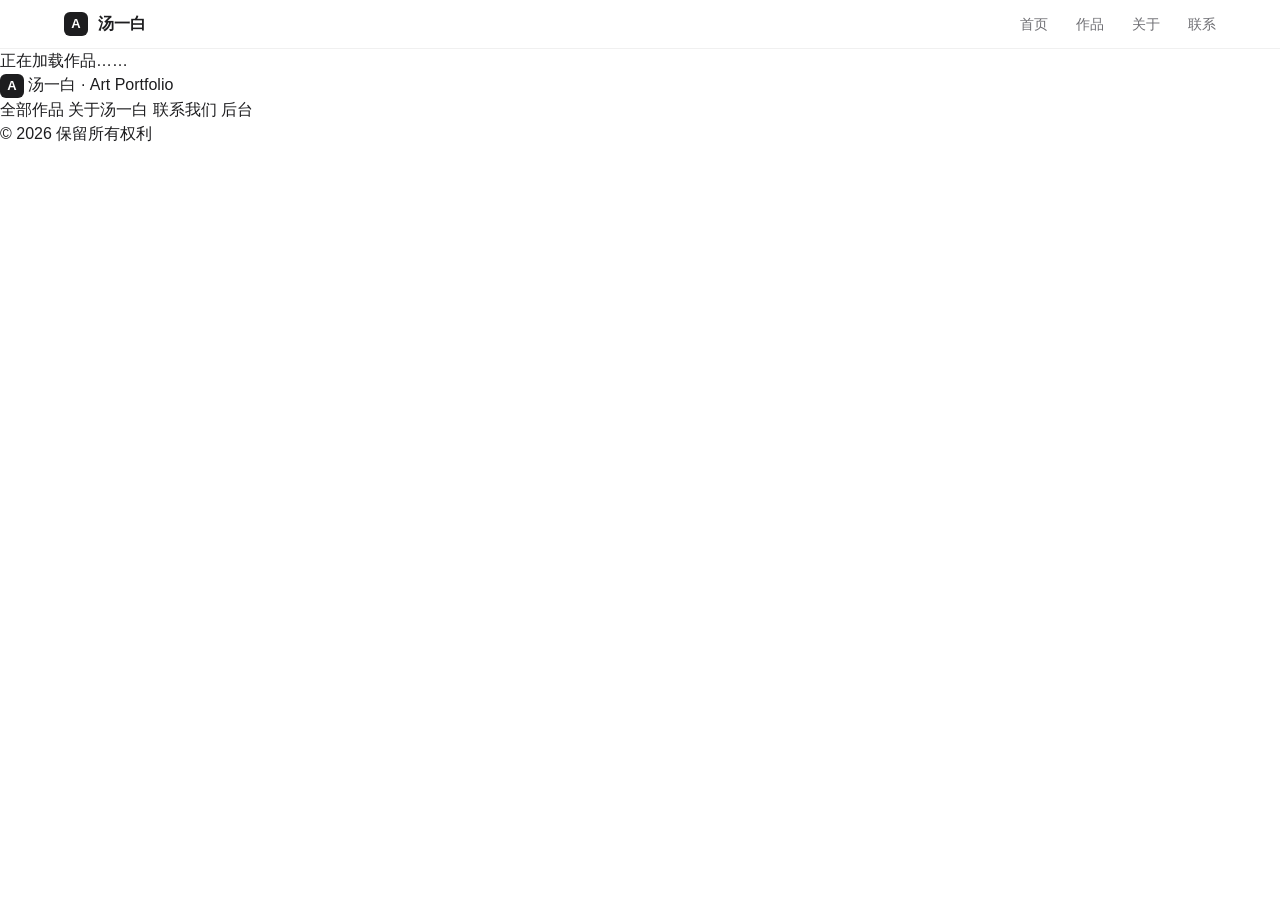
<file: index.html>
<!DOCTYPE html>
<html lang="zh-CN">
<head>
  <meta charset="UTF-8">
  <meta name="viewport" content="width=device-width, initial-scale=1.0">
  <title>汤一白 · 作品集</title>
  <meta name="description" content="汤一白 · 个人作品集 · 绘画与视觉艺术">

  <!-- Open Graph（社交分享卡片） -->
  <meta property="og:type" content="website">
  <meta property="og:title" content="汤一白 · 作品集">
  <meta property="og:description" content="绘画与视觉艺术作品展示">

  <!-- Apple 风格字体：San Francisco 优先，回退系统字体 -->
  <link rel="preconnect" href="https://fonts.googleapis.com">
  <link rel="preconnect" href="https://fonts.gstatic.com" crossorigin>
  <link rel="stylesheet" href="/assets/styles/main.css">

  <!-- Favicon（占位，请替换） -->
  <link rel="icon" href="data:image/svg+xml,%3Csvg xmlns='http://www.w3.org/2000/svg' viewBox='0 0 100 100'%3E%3Ccircle cx='50' cy='50' r='45' fill='%230066CC'/%3E%3Ctext x='50' y='65' text-anchor='middle' font-size='50' fill='white' font-family='sans-serif'%3EA%3C/text%3E%3C/svg%3E">
</head>
<body>
  <!-- ========== 顶部导航 ========== -->
  <nav class="nav" id="nav">
    <div class="nav-inner">
      <a href="#/" class="nav-logo" data-link>
        <span class="logo-mark">A</span>
        <span class="logo-text">汤一白</span>
      </a>
      <ul class="nav-links">
        <li><a href="#/" data-link>首页</a></li>
        <li><a href="#/works" data-link>作品</a></li>
        <li><a href="#/about" data-link>关于</a></li>
        <li><a href="#/contact" data-link>联系</a></li>
      </ul>
    </div>
  </nav>

  <!-- ========== 主视图（由 JS 根据 hash 切换）========== -->
  <main id="app">
    <div class="loading-screen">
      <div class="spinner"></div>
      <p class="loading-text">正在加载作品……</p>
    </div>
  </main>

  <!-- ========== 底部 ========== -->
  <footer class="footer">
    <div class="footer-inner">
      <div class="footer-brand">
        <span class="logo-mark">A</span>
        <span>汤一白 · Art Portfolio</span>
      </div>
      <div class="footer-links">
        <a href="#/works" data-link>全部作品</a>
        <a href="#/about" data-link>关于汤一白</a>
        <a href="#/contact" data-link>联系我们</a>
        <a href="/admin" target="_blank">后台</a>
      </div>
      <p class="footer-copy">© <span id="year"></span> 保留所有权利</p>
    </div>
  </footer>

  <!-- ========== 灯箱（图片放大浏览）========== -->
  <div class="lightbox" id="lightbox" hidden>
    <button class="lightbox-close" aria-label="关闭">×</button>
    <button class="lightbox-nav lightbox-prev" aria-label="上一张">‹</button>
    <img class="lightbox-img" alt="">
    <button class="lightbox-nav lightbox-next" aria-label="下一张">›</button>
    <div class="lightbox-caption"></div>
  </div>

  <!-- ========== 通用 JS ========== -->
  <script src="/assets/js/utils.js"></script>
  <script src="/assets/js/router.js"></script>
  <script src="/assets/js/api.js"></script>
  <script src="/assets/js/views.js"></script>
  <script src="/assets/js/main.js"></script>
</body>
</html>
</file>
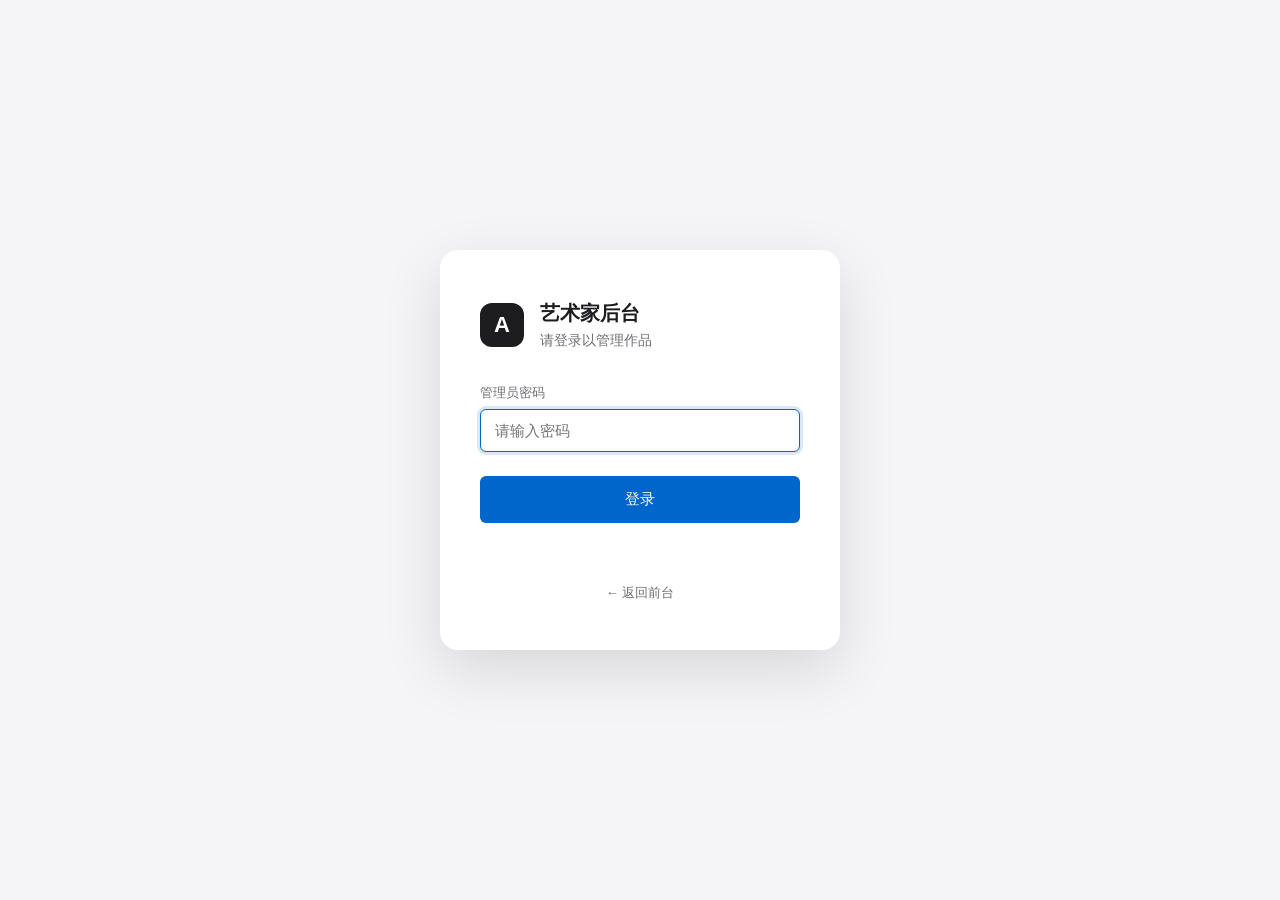
<file: admin/login.html>
<!DOCTYPE html>
<html lang="zh-CN">
<head>
  <meta charset="UTF-8">
  <meta name="viewport" content="width=device-width, initial-scale=1.0">
  <title>登录 · 艺术家后台</title>
  <link rel="stylesheet" href="/assets/styles/admin.css">
</head>
<body>
  <div class="login-wrap">
    <div class="login-card">
      <div class="login-brand">
        <div class="brand-mark">A</div>
        <div>
          <h1>艺术家后台</h1>
          <p>请登录以管理作品</p>
        </div>
      </div>

      <form id="login-form" class="login-form">
        <div class="field">
          <label for="password">管理员密码</label>
          <input type="password" id="password" name="password" required autofocus
                 placeholder="请输入密码">
        </div>
        <button type="submit" class="btn-login" id="login-btn">登录</button>
        <p class="login-error" id="login-error"></p>
      </form>

      <a href="/" class="login-back">← 返回前台</a>
    </div>
  </div>

  <script>
    document.getElementById('login-form').addEventListener('submit', async function (e) {
      e.preventDefault();
      const btn = document.getElementById('login-btn');
      const errEl = document.getElementById('login-error');
      const password = document.getElementById('password').value;

      btn.disabled = true;
      btn.textContent = '登录中...';
      errEl.textContent = '';

      try {
        const res = await fetch('/api/admin/login', {
          method: 'POST',
          headers: { 'Content-Type': 'application/json' },
          body: JSON.stringify({ password: password })
        });
        const data = await res.json();

        if (data.ok) {
          // 跳转到管理主页
          const rawNext = new URLSearchParams(location.search).get('next') || '/admin/';
          let next = '/admin/';
          try {
            if (rawNext.startsWith('/') && !rawNext.startsWith('//') && !rawNext.includes('\\')) {
              const target = new URL(rawNext, location.origin);
              if (target.origin === location.origin) {
                next = target.pathname + target.search + target.hash;
              }
            }
          } catch (e) {}
          window.location.href = next;
        } else {
          errEl.textContent = data.message || '密码错误';
          btn.disabled = false;
          btn.textContent = '登录';
        }
      } catch (err) {
        errEl.textContent = '网络错误，请稍后重试';
        btn.disabled = false;
        btn.textContent = '登录';
      }
    });
  </script>
</body>
</html>
</file>
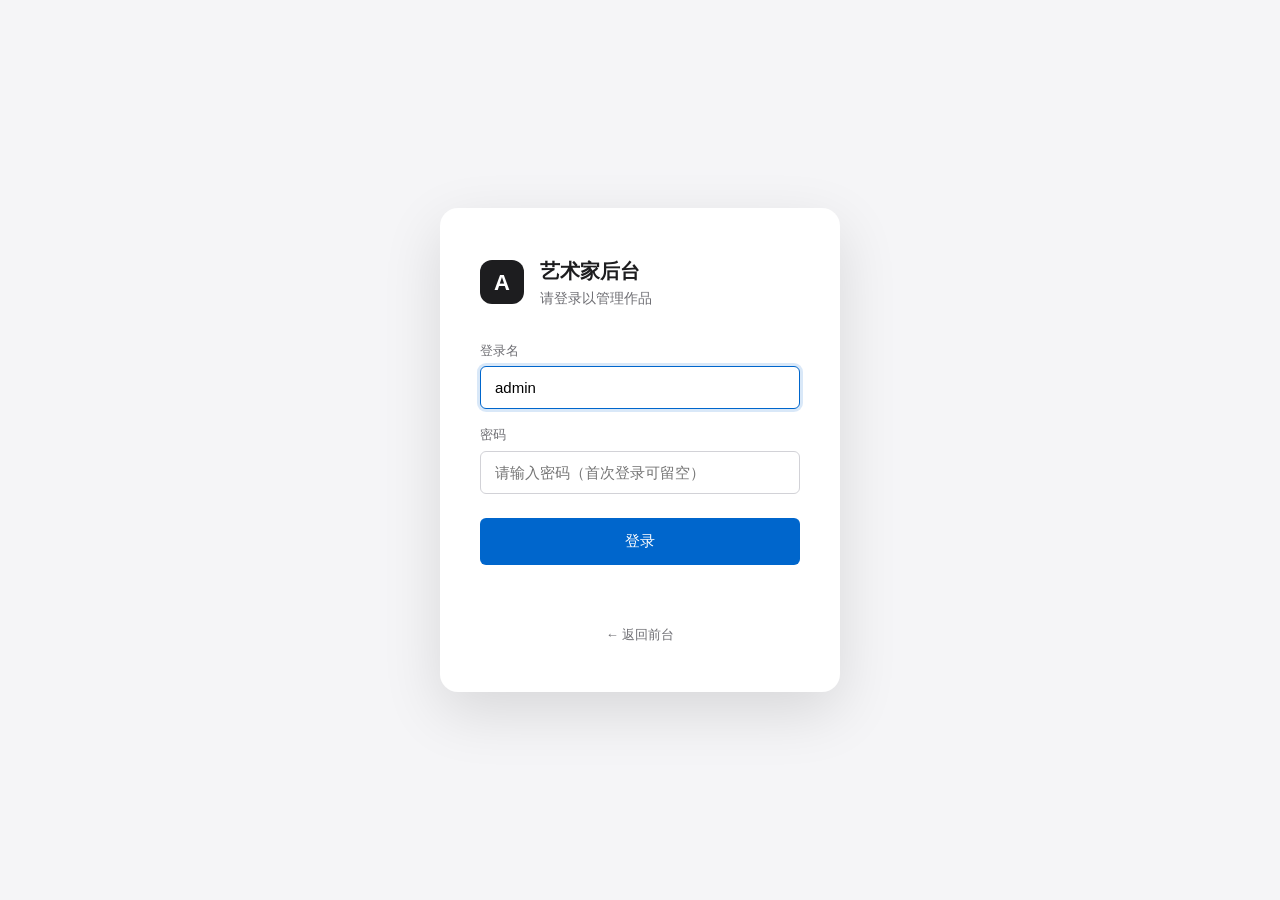
<file: public/admin/login.html>
<!DOCTYPE html>
<html lang="zh-CN">
<head>
  <meta charset="UTF-8">
  <meta name="viewport" content="width=device-width, initial-scale=1.0">
  <title>登录 · 艺术家后台</title>
  <link rel="stylesheet" href="/assets/styles/admin.css">
</head>
<body>
  <div class="login-wrap">
    <div class="login-card">
      <div class="login-brand">
        <div class="brand-mark">A</div>
        <div>
          <h1>艺术家后台</h1>
          <p>请登录以管理作品</p>
        </div>
      </div>

      <form id="login-form" class="login-form">
        <div class="field">
          <label for="username">登录名</label>
          <input type="text" id="username" name="username" required autofocus
                 autocomplete="username" value="admin" placeholder="请输入登录名">
        </div>
        <div class="field">
          <label for="password">密码</label>
          <input type="password" id="password" name="password"
                 autocomplete="current-password" placeholder="请输入密码（首次登录可留空）">
        </div>
        <button type="submit" class="btn-login" id="login-btn">登录</button>
        <p class="login-error" id="login-error"></p>
      </form>

      <a href="/" class="login-back">← 返回前台</a>
    </div>
  </div>

  <script>
    document.getElementById('login-form').addEventListener('submit', async function (e) {
      e.preventDefault();
      const btn = document.getElementById('login-btn');
      const errEl = document.getElementById('login-error');
      const username = document.getElementById('username').value.trim();
      const password = document.getElementById('password').value;

      btn.disabled = true;
      btn.textContent = '登录中...';
      errEl.textContent = '';

      try {
        const res = await fetch('/api/admin/login', {
          method: 'POST',
          headers: { 'Content-Type': 'application/json' },
          body: JSON.stringify({ username: username, password: password })
        });
        const data = await res.json();

        if (data.ok) {
          // 首次登录需强制改密
          if (data.data && data.data.must_change_password) {
            window.location.href = '/admin/?force_password_change=1';
            return;
          }
          // 跳转到管理主页
          const rawNext = new URLSearchParams(location.search).get('next') || '/admin/';
          let next = '/admin/';
          try {
            if (rawNext.startsWith('/') && !rawNext.startsWith('//') && !rawNext.includes('\\')) {
              const target = new URL(rawNext, location.origin);
              if (target.origin === location.origin) {
                next = target.pathname + target.search + target.hash;
              }
            }
          } catch (e) {}
          window.location.href = next;
        } else {
          errEl.textContent = data.message || '登录名或密码错误';
          btn.disabled = false;
          btn.textContent = '登录';
        }
      } catch (err) {
        errEl.textContent = '网络错误，请稍后重试';
        btn.disabled = false;
        btn.textContent = '登录';
      }
    });
  </script>
</body>
</html>
</file>
<file: assets/styles/main.css>
/* ============================================================
   Art Website - Apple 风格主样式表
   设计参考：apple.com, aaronblake.com, jamestark.com
   ============================================================ */

/* ---- 1. 基础重置 ---- */
*, *::before, *::after {
  box-sizing: border-box;
  margin: 0;
  padding: 0;
}

html {
  -webkit-font-smoothing: antialiased;
  -moz-osx-font-smoothing: grayscale;
  scroll-behavior: smooth;
}

:root {
  --color-bg: #ffffff;
  --color-bg-alt: #f5f5f7;
  --color-text: #1d1d1f;
  --color-text-secondary: #6e6e73;
  --color-text-tertiary: #86868b;
  --color-border: #d2d2d7;
  --color-accent: #0066cc;
  --color-accent-hover: #0055b3;

  --font-sans: -apple-system, BlinkMacSystemFont, "SF Pro Display", "SF Pro Text",
               "Helvetica Neue", Helvetica, Arial, "PingFang SC", "Hiragino Sans GB",
               "Microsoft YaHei", sans-serif;
  --font-serif: "Songti SC", "Noto Serif SC", Georgia, serif;

  --space-xs: 8px;
  --space-sm: 16px;
  --space-md: 24px;
  --space-lg: 40px;
  --space-xl: 64px;
  --space-2xl: 96px;

  --container-max: 1200px;
  --nav-height: 48px;

  --radius-sm: 6px;
  --radius-md: 12px;
  --radius-lg: 18px;

  --shadow-sm: 0 2px 8px rgba(0,0,0,.06);
  --shadow-md: 0 4px 16px rgba(0,0,0,.08);
  --shadow-lg: 0 12px 40px rgba(0,0,0,.12);

  --ease: cubic-bezier(0.4, 0, 0.2, 1);
  --ease-out: cubic-bezier(0.16, 1, 0.3, 1);
}

body {
  font-family: var(--font-sans);
  color: var(--color-text);
  background: var(--color-bg);
  line-height: 1.5;
  min-height: 100vh;
  overflow-x: hidden;
}

img { max-width: 100%; height: auto; display: block; }
a { color: inherit; text-decoration: none; }
button { font-family: inherit; cursor: pointer; border: none; background: none; color: inherit; }
ul { list-style: none; }

/* ---- 2. 顶部导航 ---- */
.nav {
  position: sticky;
  top: 0;
  z-index: 100;
  background: rgba(255, 255, 255, 0.72);
  backdrop-filter: saturate(180%) blur(20px);
  -webkit-backdrop-filter: saturate(180%) blur(20px);
  border-bottom: 1px solid rgba(0,0,0,0.06);
}

.nav-inner {
  max-width: var(--container-max);
  margin: 0 auto;
  padding: 0 var(--space-md);
  height: var(--nav-height);
  display: flex;
  align-items: center;
  justify-content: space-between;
}

.nav-logo { display: flex; align-items: center; gap: 10px; font-weight: 600; font-size: 16px; }

.logo-mark {
  display: inline-flex;
  align-items: center;
  justify-content: center;
  width: 24px;
  height: 24px;
  background: var(--color-text);
  color: white;
  border-radius: 6px;
  font-size: 13px;
  font-weight: 700;
}

.nav-links { display: flex; gap: 28px; }

.nav-links a {
  font-size: 14px;
  color: var(--color-text-secondary);
  transition: color .2s var(--ease);
}

.nav-links a:hover,
.nav-links a.active { color: var(--color-text); }

/* ---- 3. 通用布局 ---- */
.container {
  max-width: var(--container-max);
  margin: 0 auto;
  padding: 0 var(--space-md);
}

.section { padding: var(--space-2xl) 0; }

.section-header { text-align: center; margin-bottom: var(--space-xl); }

.section-title {
  font-size: clamp(28px, 5vw, 48px);
  font-weight: 600;
  letter-spacing: -0.02em;
  line-height: 1.1;
  margin-bottom: 12px;
}

.section-subtitle {
  font-size: clamp(16px, 2vw, 20px);
  color: var(--color-text-secondary);
  max-width: 640px;
  margin: 0 auto;
}

/* ---- 4. Hero 首屏 ---- */
.hero {
  padding: calc(var(--nav-height) + var(--space-xl)) 0 var(--space-xl);
  text-align: center;
}

.hero-eyebrow {
  display: inline-block;
  font-size: 14px;
  color: var(--color-accent);
  font-weight: 600;
  letter-spacing: 0.02em;
  margin-bottom: 16px;
}

.hero-title {
  font-size: clamp(40px, 8vw, 80px);
  font-weight: 700;
  letter-spacing: -0.03em;
  line-height: 1.05;
  margin-bottom: 20px;
}

.hero-subtitle {
  font-size: clamp(18px, 2.5vw, 26px);
  color: var(--color-text-secondary);
  max-width: 720px;
  margin: 0 auto var(--space-lg);
  line-height: 1.4;
}

.hero-cta {

/* ---- 5. 精选作品 / 画廊网格 ---- */
.gallery {
  display: grid;
  grid-template-columns: repeat(auto-fill, minmax(280px, 1fr));
  gap: var(--space-md);
}

.artwork-card {
  position: relative;
  overflow: hidden;
  border-radius: var(--radius-md);
  background: var(--color-bg-alt);
  aspect-ratio: 3/4;
  cursor: pointer;
  transition: transform .4s var(--ease-out), box-shadow .4s var(--ease-out);
}

.artwork-card:hover {
  transform: translateY(-4px);
  box-shadow: var(--shadow-lg);
}

.artwork-card-img {
  width: 100%;
  height: 100%;
  object-fit: cover;
  transition: transform .8s var(--ease-out);
}

.artwork-card:hover .artwork-card-img { transform: scale(1.05); }

.artwork-card-info {
  position: absolute;
  bottom: 0;
  left: 0;
  right: 0;
  padding: 16px 20px;
  background: linear-gradient(transparent, rgba(0,0,0,.7));
  color: white;
  opacity: 0;
  transform: translateY(8px);
  transition: opacity .3s var(--ease), transform .3s var(--ease);
}

.artwork-card:hover .artwork-card-info {
  opacity: 1;
  transform: translateY(0);
}

.artwork-card-title { font-size: 16px; font-weight: 600; margin-bottom: 4px; }
.artwork-card-meta { font-size: 13px; opacity: .85; }

/* ---- 6. 分类筛选 ---- */
.filter-bar {
  display: flex;
  gap: 8px;
  flex-wrap: wrap;
  justify-content: center;
  margin-bottom: var(--space-lg);
}

.filter-btn {
  padding: 8px 18px;
  border-radius: 980px;
  font-size: 14px;
  color: var(--color-text-secondary);
  background: transparent;
  transition: all .2s var(--ease);
}

.filter-btn:hover { background: var(--color-bg-alt); color: var(--color-text); }

.filter-btn.active { background: var(--color-text); color: white; }

/* ---- 7. 作品详情页 ---- */
.artwork-detail { padding: var(--space-lg) 0 var(--space-2xl); }

.artwork-detail-grid {
  display: grid;
  grid-template-columns: 1.6fr 1fr;
  gap: var(--space-xl);
  align-items: start;
}

.artwork-detail-main-image {
  width: 100%;
  border-radius: var(--radius-md);
  overflow: hidden;
  background: var(--color-bg-alt);
}

.artwork-detail-main-image img { width: 100%; height: auto; cursor: zoom-in; }

.artwork-detail-side { padding-top: var(--space-md); }

.artwork-detail-back {
  display: inline-flex;
  align-items: center;
  gap: 4px;
  font-size: 14px;
  color: var(--color-accent);
  margin-bottom: var(--space-md);
}

.artwork-detail-title {
  font-size: clamp(28px, 4vw, 44px);
  font-weight: 600;
  letter-spacing: -0.02em;
  line-height: 1.15;
  margin-bottom: var(--space-md);
}

.artwork-detail-meta {
  display: grid;
  grid-template-columns: auto 1fr;
  gap: 8px 20px;
  padding: var(--space-md) 0;
  border-top: 1px solid var(--color-border);
  border-bottom: 1px solid var(--color-border);
  margin-bottom: var(--space-md);
  font-size: 14px;
}

.meta-label { color: var(--color-text-secondary); }
.meta-value { color: var(--color-text); }

.artwork-detail-description {
  font-size: 17px;
  line-height: 1.7;
  color: var(--color-text-secondary);
  margin-bottom: var(--space-lg);

/* ---- 8. 关于页面 ---- */
.about-intro {
  max-width: 720px;
  margin: 0 auto;
  padding: var(--space-2xl) 0;
  text-align: center;
}

.about-intro-portrait {
  width: 128px;
  height: 128px;
  border-radius: 50%;
  object-fit: cover;
  margin: 0 auto var(--space-md);
  background: var(--color-bg-alt);
}

.about-intro-name {
  font-size: 32px;
  font-weight: 600;
  margin-bottom: 8px;
}

.about-intro-bio-short {
  font-size: 18px;
  color: var(--color-text-secondary);
  margin-bottom: var(--space-lg);
}

.about-bio {
  max-width: 720px;
  margin: 0 auto;
  font-size: 17px;
  line-height: 1.8;
  color: var(--color-text-secondary);
  padding: var(--space-xl) 0;
  border-top: 1px solid var(--color-border);
}

.socials {
  display: flex;
  gap: var(--space-md);
  justify-content: center;
  flex-wrap: wrap;
  padding: var(--space-lg) 0 var(--space-2xl);
}

.social-link {
  display: inline-flex;
  align-items: center;
  gap: 6px;
  padding: 10px 20px;
  background: var(--color-bg-alt);
  border-radius: 980px;
  font-size: 14px;
  color: var(--color-text);
  transition: all .2s var(--ease);
}

.social-link:hover {
  background: var(--color-text);
  color: white;
  transform: translateY(-2px);
}

/* ---- 9. 联系页面 ---- */
.contact-wrap {
  max-width: 640px;
  margin: 0 auto;
  padding: var(--space-2xl) 0;
  text-align: center;
}

.contact-info {
  display: grid;
  gap: var(--space-md);
  margin-top: var(--space-lg);
}

.contact-item {
  padding: var(--space-md);
  background: var(--color-bg-alt);
  border-radius: var(--radius-md);
  text-align: left;
}

.contact-item-label {
  font-size: 12px;
  color: var(--color-text-secondary);
  text-transform: uppercase;
  letter-spacing: 0.1em;
  margin-bottom: 4px;
}

.contact-item-value { font-size: 18px; color: var(--color-text); }

/* ---- 10. 加载与空状态 ---- */
.loading-screen {
  min-height: 60vh;
  display: flex;
  flex-direction: column;
  align-items: center;
  justify-content: center;
  gap: 16px;
}

.spinner {
  width: 32px;
  height: 32px;
  border: 3px solid var(--color-bg-alt);
  border-top-color: var(--color-text);
  border-radius: 50%;
  animation: spin 0.8s linear infinite;
}

@keyframes spin { to { transform: rotate(360deg); } }

.empty-state {
  padding: var(--space-2xl) 0;
  text-align: center;
  color: var(--color-text-secondary);
}

.empty-state-title {
  font-size: 24px;
  font-weight: 600;
  color: var(--color-text);
  margin-bottom: 8px;
}

/* ---- 11. 灯箱 ---- */
.lightbox {
  position: fixed;
  inset: 0;
  background: rgba(0, 0, 0, 0.95);
  z-index: 200;
  display: flex;
  align-items: center;
  justify-content: center;
  animation: fadeIn .2s var(--ease);
}

@keyframes fadeIn { from { opacity: 0; } to { opacity: 1; } }

.lightbox[hidden] { display: none; }

.lightbox-img {
  max-width: 90vw;
  max-height: 85vh;
  object-fit: contain;
  box-shadow: 0 20px 60px rgba(0,0,0,.5);
}

.lightbox-close {
  position: absolute;
  top: 20px;
  right: 20px;
  width: 44px;
  height: 44px;
  font-size: 32px;
  color: white;
  opacity: 0.7;
  transition: opacity .2s;
}


/* ---- 12. 底部 ---- */
.footer {
  border-top: 1px solid var(--color-border);
  background: var(--color-bg-alt);
  padding: var(--space-lg) 0;
  margin-top: var(--space-2xl);
}

.footer-inner {
  max-width: var(--container-max);
  margin: 0 auto;
  padding: 0 var(--space-md);
  display: grid;
  grid-template-columns: 1fr auto;
  gap: var(--space-md);
  align-items: center;
}

.footer-brand {
  display: flex;
  align-items: center;
  gap: 10px;
  font-size: 13px;
  color: var(--color-text-secondary);
}

.footer-links { display: flex; gap: 20px; }

.footer-links a {
  font-size: 13px;
  color: var(--color-text-secondary);
  transition: color .2s;
}

.footer-links a:hover { color: var(--color-text); }

.footer-copy {
  grid-column: 1 / -1;
  text-align: center;
  font-size: 12px;
  color: var(--color-text-tertiary);
  padding-top: var(--space-md);
  border-top: 1px solid var(--color-border);
  margin-top: var(--space-md);
}

/* ---- 13. 滚动动画 ---- */
.reveal {
  opacity: 0;
  transform: translateY(24px);
  transition: opacity .8s var(--ease-out), transform .8s var(--ease-out);
}

.reveal.visible { opacity: 1; transform: translateY(0); }

/* ---- 14. 响应式 ---- */
@media (max-width: 768px) {
  :root { --space-xl: 40px; --space-2xl: 64px; }

  .nav-links { gap: 16px; }
  .nav-links a { font-size: 13px; }

  .artwork-detail-grid {
    grid-template-columns: 1fr;
    gap: var(--space-md);
  }

  .footer-inner {
    grid-template-columns: 1fr;
    gap: var(--space-sm);
    text-align: center;
  }

  .footer-brand { justify-content: center; }
  .footer-links { justify-content: center; flex-wrap: wrap; }

  .gallery {
    grid-template-columns: repeat(auto-fill, minmax(160px, 1fr));
    gap: var(--space-sm);
  }
}

@media (max-width: 480px) {
  .nav-inner { padding: 0 16px; }
  .nav-logo .logo-text { display: none; }
  .nav-links { gap: 12px; }
}

/* ---- 15. 减少动画（无障碍）---- */
@media (prefers-reduced-motion: reduce) {
  *, *::before, *::after {
    animation-duration: 0.01ms !important;
    transition-duration: 0.01ms !important;
    scroll-behavior: auto !important;
  }
}

.lightbox-close:hover { opacity: 1; }

.lightbox-nav {
  position: absolute;
  top: 50%;
  transform: translateY(-50%);
  width: 48px;
  height: 48px;
  color: white;
  font-size: 44px;
  opacity: 0.7;
  transition: opacity .2s;
}

.lightbox-nav:hover { opacity: 1; }
.lightbox-nav.lightbox-prev { left: 20px; }
.lightbox-nav.lightbox-next { right: 20px; }

.lightbox-caption {
  position: absolute;
  bottom: 24px;
  left: 0;
  right: 0;
  text-align: center;
  color: rgba(255,255,255,.8);
  font-size: 14px;
}

  white-space: pre-wrap;
}

.artwork-detail-thumbnails {
  display: grid;
  grid-template-columns: repeat(auto-fill, minmax(100px, 1fr));
  gap: 8px;
  margin-top: var(--space-md);
}

.artwork-detail-thumbnails img {
  width: 100%;
  aspect-ratio: 1;
  object-fit: cover;
  border-radius: var(--radius-sm);
  cursor: pointer;
  opacity: 0.7;
  transition: opacity .2s;
}

.artwork-detail-thumbnails img:hover,
.artwork-detail-thumbnails img.active {
  opacity: 1;
  outline: 2px solid var(--color-accent);
}

  display: inline-flex;
  gap: 12px;
  flex-wrap: wrap;
  justify-content: center;
}

.btn {
  display: inline-flex;
  align-items: center;
  gap: 8px;
  padding: 12px 24px;
  border-radius: 980px;
  font-size: 15px;
  font-weight: 500;
  transition: all .2s var(--ease);
}

.btn-primary { background: var(--color-accent); color: white; }

.btn-primary:hover {
  background: var(--color-accent-hover);
  transform: translateY(-1px);
  box-shadow: 0 4px 12px rgba(0, 102, 204, 0.3);
}

.btn-secondary {
  color: var(--color-accent);
  background: transparent;
  padding: 12px 24px;
  border-radius: 980px;
}

.btn-secondary:hover { background: rgba(0, 102, 204, 0.08); }
</file>
<file: assets/styles/admin.css>
[hidden] {
  display: none !important;
}

/* ============================================================
   Admin 后台样式
   保持简洁，Apple 风格的深色版
   ============================================================ */

*, *::before, *::after { box-sizing: border-box; margin: 0; padding: 0; }

:root {
  --color-bg: #ffffff;
  --color-bg-alt: #f5f5f7;
  --color-text: #1d1d1f;
  --color-text-secondary: #6e6e73;
  --color-border: #d2d2d7;
  --color-accent: #0066cc;
  --color-accent-hover: #0055b3;
  --color-danger: #ff3b30;
  --color-success: #34c759;
  --color-warning: #ff9500;

  --space-xs: 8px;
  --space-sm: 16px;
  --space-md: 24px;
  --space-lg: 40px;
  --space-xl: 64px;

  --radius-sm: 6px;
  --radius-md: 12px;
  --radius-lg: 18px;

  --ease: cubic-bezier(0.4, 0, 0.2, 1);
}

body {
  font-family: -apple-system, BlinkMacSystemFont, "SF Pro Display",
               "Helvetica Neue", Helvetica, Arial, "PingFang SC", "Microsoft YaHei", sans-serif;
  color: var(--color-text);
  background: var(--color-bg-alt);
  line-height: 1.5;
  -webkit-font-smoothing: antialiased;
}

a { color: inherit; text-decoration: none; }
button { font-family: inherit; cursor: pointer; }
ul { list-style: none; }

/* =================== 登录页 =================== */
.login-wrap {
  min-height: 100vh;
  display: flex;
  align-items: center;
  justify-content: center;
  padding: var(--space-md);
}

.login-card {
  background: white;
  border-radius: var(--radius-lg);
  padding: 48px 40px;
  width: 100%;
  max-width: 400px;
  box-shadow: 0 20px 60px rgba(0,0,0,.12);
}

.login-brand {
  display: flex;
  align-items: center;
  gap: 16px;
  margin-bottom: 32px;
}

.brand-mark {
  width: 44px;
  height: 44px;
  background: var(--color-text);
  color: white;
  border-radius: 12px;
  display: flex;
  align-items: center;
  justify-content: center;
  font-size: 22px;
  font-weight: 700;
}

.login-brand h1 {
  font-size: 20px;
  font-weight: 600;
  margin-bottom: 2px;
}

.login-brand p {
  font-size: 14px;
  color: var(--color-text-secondary);
}

.login-form {
  display: flex;
  flex-direction: column;
  gap: 16px;
}

.field {
  display: flex;
  flex-direction: column;
  gap: 6px;
}

.field label {
  font-size: 13px;
  color: var(--color-text-secondary);
  font-weight: 500;
}

.field input,
.field textarea,
.field select {
  padding: 12px 14px;
  border: 1px solid var(--color-border);
  border-radius: var(--radius-sm);
  font-size: 15px;
  font-family: inherit;
  background: white;
  transition: border-color .2s;
  width: 100%;
}

.field input:focus,
.field textarea:focus,
.field select:focus {
  outline: none;
  border-color: var(--color-accent);
  box-shadow: 0 0 0 3px rgba(0, 102, 204, 0.15);
}

.field textarea {
  resize: vertical;
  min-height: 80px;
  line-height: 1.5;
}

.btn-login {
  padding: 14px 24px;
  background: var(--color-accent);
  color: white;
  border: none;
  border-radius: var(--radius-sm);
  font-size: 15px;
  font-weight: 500;
  transition: background .2s;
  margin-top: 8px;
}

.btn-login:hover:not(:disabled) { background: var(--color-accent-hover); }
.btn-login:disabled { opacity: 0.6; cursor: not-allowed; }

.login-error {
  color: var(--color-danger);
  font-size: 13px;
  min-height: 20px;
}

.login-back {
  display: block;
  text-align: center;
  margin-top: 24px;
  font-size: 13px;
  color: var(--color-text-secondary);
  transition: color .2s;
}

.login-back:hover { color: var(--color-text); }

/* =================== 后台管理主页 =================== */
.admin-layout {
  min-height: 100vh;
  display: grid;
  grid-template-columns: 240px 1fr;
}

.admin-sidebar {
  background: white;
  border-right: 1px solid var(--color-border);
  padding: 24px 16px;
  display: flex;
  flex-direction: column;
  gap: 8px;
}

.admin-sidebar-brand {
  display: flex;
  align-items: center;
  gap: 10px;
  padding: 8px 12px 20px;
  border-bottom: 1px solid var(--color-border);
  margin-bottom: 12px;
}

.admin-sidebar-brand .brand-mark {
  width: 32px;
  height: 32px;
  border-radius: 8px;
  font-size: 16px;
}

.admin-sidebar-brand span { font-weight: 600; font-size: 15px; }

.admin-nav-link {
  padding: 10px 12px;
  border-radius: var(--radius-sm);
  font-size: 14px;
  color: var(--color-text-secondary);
  display: flex;
  align-items: center;
  gap: 10px;
  transition: all .2s;
}

.admin-nav-link:hover { background: var(--color-bg-alt); color: var(--color-text); }

.admin-nav-link.active { background: var(--color-accent); color: white; }

.admin-sidebar-footer {
  margin-top: auto;
  padding: 12px;
  font-size: 12px;
  color: var(--color-text-secondary);
  border-top: 1px solid var(--color-border);
}

.admin-main { padding: 32px 40px; overflow-x: auto; }

.admin-header {
  display: flex;
  justify-content: space-between;
  align-items: center;
  margin-bottom: 32px;
  flex-wrap: wrap;
  gap: 16px;
}

.admin-header h1 { font-size: 28px; font-weight: 600; }

.admin-header-actions { display: flex; gap: 12px; align-items: center; }

/* 通用按钮 */
.btn {
  padding: 10px 18px;
  border-radius: var(--radius-sm);
  font-size: 14px;
  font-weight: 500;
  border: 1px solid var(--color-border);
  background: white;
  color: var(--color-text);
  transition: all .2s;
  display: inline-flex;
  align-items: center;
  gap: 6px;
  cursor: pointer;
}

.btn:hover { background: var(--color-bg-alt); }

.btn-primary {
  background: var(--color-accent);
  color: white;
  border-color: var(--color-accent);
}

.btn-primary:hover { background: var(--color-accent-hover); }

.btn-danger { color: var(--color-danger); border-color: var(--color-danger); }
.btn-danger:hover { background: var(--color-danger); color: white; }

.btn-sm { padding: 6px 12px; font-size: 13px; }

/* 搜索栏 */
.admin-toolbar {
  display: flex;
  gap: 12px;
  margin-bottom: 20px;
  flex-wrap: wrap;
  align-items: center;
}

.admin-toolbar input,
.admin-toolbar select {
  padding: 10px 14px;
  border: 1px solid var(--color-border);
  border-radius: var(--radius-sm);
  font-size: 14px;
  background: white;
}

.admin-toolbar input { min-width: 240px; }

/* 作品表格 */
.artwork-table {
  width: 100%;
  background: white;
  border-radius: var(--radius-md);
  overflow: hidden;
  border: 1px solid var(--color-border);
  border-collapse: collapse;
}

.artwork-table th,
.artwork-table td {
  padding: 14px 16px;
  text-align: left;
  border-bottom: 1px solid var(--color-border);
  font-size: 14px;
}

.artwork-table th {
  background: var(--color-bg-alt);
  font-weight: 600;
  color: var(--color-text-secondary);
  font-size: 13px;
  text-transform: uppercase;
  letter-spacing: 0.05em;
}

.artwork-table tr:last-child td { border-bottom: none; }

.artwork-table .cell-cover {
  width: 60px;
  height: 60px;
  border-radius: 6px;
  object-fit: cover;
  background: var(--color-bg-alt);
}

.artwork-table .cell-actions {
  display: flex;
  gap: 6px;
  justify-content: flex-end;
}


/* Badge */
.badge {
  display: inline-block;
  padding: 3px 10px;
  border-radius: 980px;
  font-size: 12px;
  font-weight: 500;
}

.badge-success { background: #e8f7ee; color: var(--color-success); }
.badge-warning { background: #fff5e6; color: var(--color-warning); }
.badge-secondary { background: var(--color-bg-alt); color: var(--color-text-secondary); }
.badge-danger { background: #ffe8e6; color: var(--color-danger); }

/* 上传表单 */
.upload-form {
  background: white;
  border-radius: var(--radius-md);
  padding: 32px;
  border: 1px solid var(--color-border);
}

.upload-form .field-group { margin-bottom: 20px; }

.upload-form .field-row {
  display: grid;
  grid-template-columns: 1fr 1fr;
  gap: 16px;
}

.dropzone {
  border: 2px dashed var(--color-border);
  border-radius: var(--radius-md);
  padding: 40px 20px;
  text-align: center;
  color: var(--color-text-secondary);
  cursor: pointer;
  transition: all .2s;
  background: var(--color-bg-alt);
}

.dropzone:hover,
.dropzone.dragover {
  border-color: var(--color-accent);
  background: rgba(0, 102, 204, 0.04);
  color: var(--color-accent);
}

.dropzone-input { display: none; }

.preview-list {
  display: grid;
  grid-template-columns: repeat(auto-fill, minmax(120px, 1fr));
  gap: 12px;
  margin-top: 16px;
}

.preview-item {
  position: relative;
  aspect-ratio: 1;
  border-radius: var(--radius-sm);
  overflow: hidden;
  background: var(--color-bg-alt);
}

.preview-item img { width: 100%; height: 100%; object-fit: cover; }

.preview-item-remove {
  position: absolute;
  top: 4px;
  right: 4px;
  width: 22px;
  height: 22px;
  border-radius: 50%;
  background: rgba(0,0,0,.7);
  color: white;
  border: none;
  font-size: 14px;
  cursor: pointer;
  display: flex;
  align-items: center;
  justify-content: center;
  padding: 0;
}

/* Modal */
.modal-overlay {
  position: fixed;
  inset: 0;
  background: rgba(0,0,0,.5);
  z-index: 100;
  display: flex;
  align-items: center;
  justify-content: center;
  padding: 20px;
}

.modal {
  background: white;
  border-radius: var(--radius-lg);
  padding: 32px;
  width: 100%;
  max-width: 640px;
  max-height: 90vh;
  overflow-y: auto;
}

.modal-header {
  display: flex;
  justify-content: space-between;
  align-items: center;
  margin-bottom: 24px;
}

.modal-header h2 { font-size: 20px; font-weight: 600; }

.modal-close {
  width: 32px;
  height: 32px;
  border: none;
  background: var(--color-bg-alt);
  border-radius: 50%;
  font-size: 18px;
  cursor: pointer;
}

/* Toast */
#toast-container {
  position: fixed;
  top: 20px;
  right: 20px;
  z-index: 200;
  display: flex;
  flex-direction: column;
  gap: 8px;
}

.toast {
  background: var(--color-text);
  color: white;
  padding: 12px 20px;
  border-radius: var(--radius-sm);
  font-size: 14px;
  box-shadow: 0 4px 16px rgba(0,0,0,.2);
  animation: toastIn .3s ease;
  max-width: 360px;
}

.toast.success { background: var(--color-success); }
.toast.error { background: var(--color-danger); }

@keyframes toastIn {
  from { opacity: 0; transform: translateX(20px); }
  to { opacity: 1; transform: translateX(0); }
}

/* 空状态 */
.admin-empty {
  text-align: center;
  padding: 80px 20px;
  color: var(--color-text-secondary);
}

.admin-empty h3 {
  color: var(--color-text);
  font-size: 20px;
  margin-bottom: 8px;
}

/* 响应式 */
@media (max-width: 900px) {
  .admin-layout { grid-template-columns: 1fr; }
  .admin-sidebar {
    flex-direction: row;
    overflow-x: auto;
    padding: 12px;
    border-right: none;
    border-bottom: 1px solid var(--color-border);
  }
  .admin-sidebar-brand {
    border-bottom: none;
    border-right: 1px solid var(--color-border);
    padding: 8px 12px;
  }
  .admin-sidebar-footer { display: none; }
  .admin-main { padding: 20px; }
  .upload-form .field-row { grid-template-columns: 1fr; }
  .artwork-table th, .artwork-table td { padding: 10px; font-size: 13px; }
}
</file>
